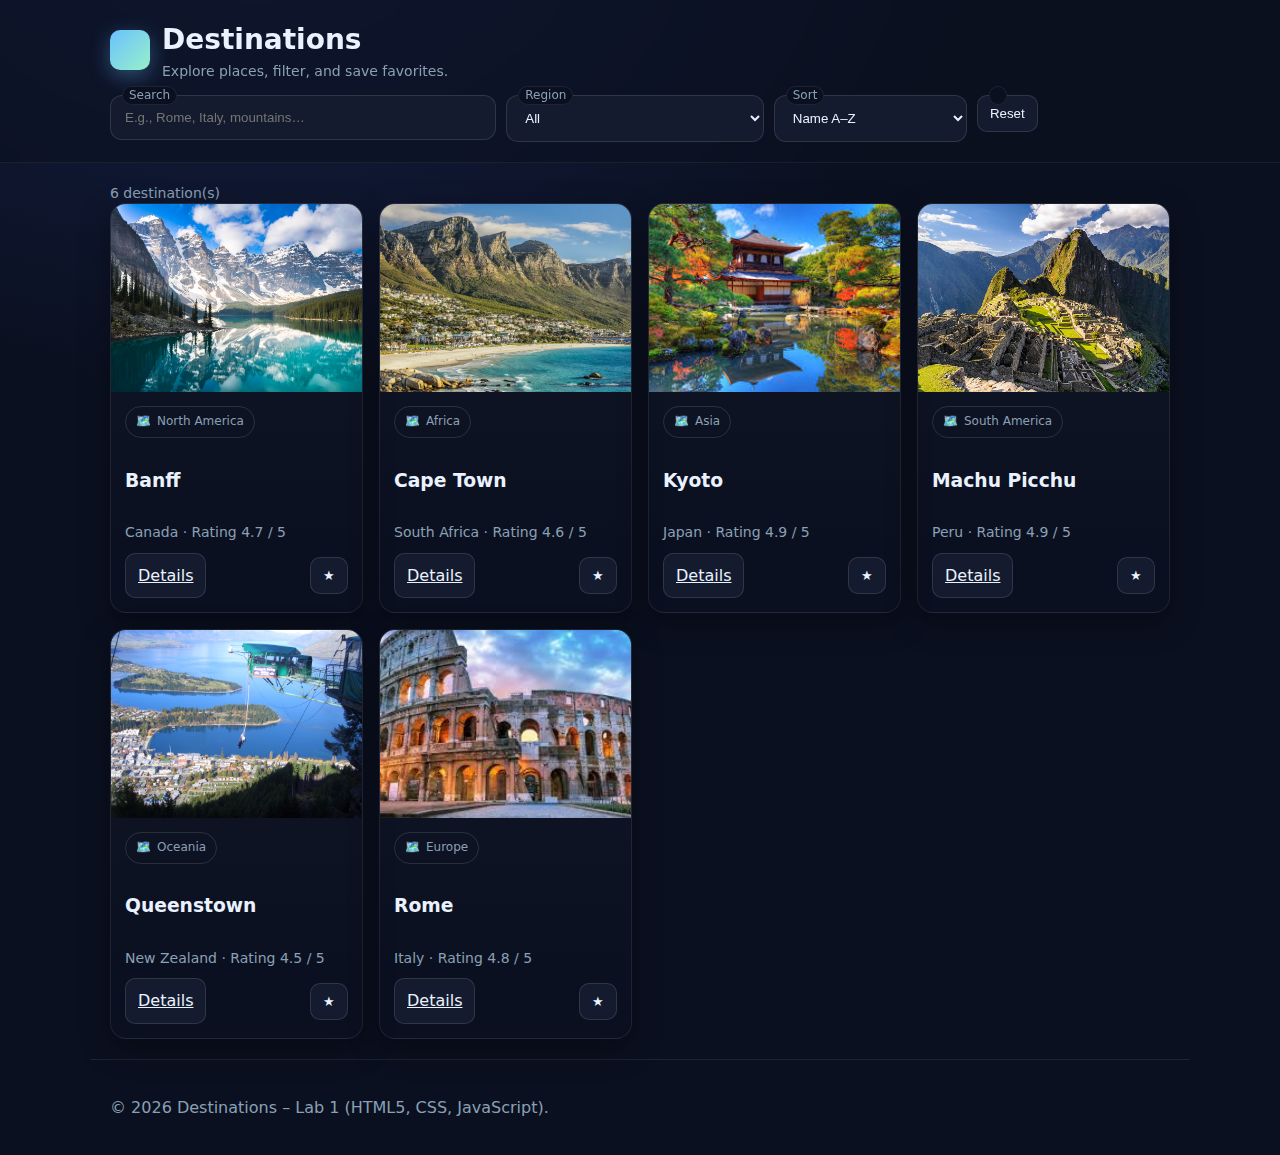
<file: index.html>
<!doctype html>
<html lang="en">

<head>
    <meta charset="utf-8" />
    <meta name="viewport" content="width=device-width, initial-scale=1" />
    <title>Destinations – Simple Travel Guide</title>
    <meta name="description"
        content="A simple HTML5/CSS/JS web app that lists travel destinations with search, filter, sort, details, and favorites." />
    <link rel="icon" href="data:," />
    <link rel="stylesheet" href="css/style.css" />
    <!-- Inline JSON seed as a fallback if fetch fails -->
    <script id="seed-data" type="application/json">
    [
      {"id":"rome","name":"Rome","country":"Italy","region":"Europe","rating":4.8,"img":"assets/rome.jpg","desc":"Ancient history, the Colosseum, and pasta on every corner — perfect for culture lovers.","link":"https://www.rome.net"},
      {"id":"kyoto","name":"Kyoto","country":"Japan","region":"Asia","rating":4.9,"img":"assets/kyoto.jpg","desc":"Temples, teahouses, and cherry blossoms — traditional Japanese charm.","link":"hhttps://kyoto.travel/en/"},
      {"id":"banff","name":"Banff","country":"Canada","region":"North America","rating":4.7,"img":"assets/banff.jpg","desc":"Turquoise lakes and the Canadian Rockies — a dream for hikers.","link":"https://parks.canada.ca/pn-np/ab/banff/visit"},
      {"id":"cape-town","name":"Cape Town","country":"South Africa","region":"Africa","rating":4.6,"img":"assets/capetown.jpg","desc":"Table Mountain, nearby wine regions, and Atlantic breezes — a city close to nature.","link":"https://www.theblondeabroad.com/ultimate-cape-town-travel-guide/"},
      {"id":"machu","name":"Machu Picchu","country":"Peru","region":"South America","rating":4.9,"img":"assets/machupicchu.jpg","desc":"Incan ruins in the cloud forest — one of the world’s most iconic places.","link":"https://www.peruhop.com/machu-picchu/"},
      {"id":"queenstown","name":"Queenstown","country":"New Zealand","region":"Oceania","rating":4.5,"img":"assets/queenstown.jpg","desc":"New Zealand’s adventure capital — bungy, skiing, and lake views.","link":"https://www.queenstownnz.co.nz/plan/queenstown-maps-and-visitor-guides/"}
    ]
    </script>
    <script src="js/app.js" defer></script>
</head>

<body>
    <header role="banner" class="site-header">
        <div class="wrap">
            <div class="brand" aria-label="Brand and page title">
                <div class="logo" aria-hidden="true"></div>
                <div>
                    <h1 class="title">Destinations</h1>
                    <p class="subtitle">Explore places, filter, and save favorites.</p>
                </div>
            </div>

            <form id="controls" class="controls" autocomplete="off" aria-label="Search and filter destinations">
                <div class="control">
                    <label for="q">Search</label>
                    <input id="q" name="q" type="text" placeholder="E.g., Rome, Italy, mountains…"
                        aria-describedby="q-help" />
                    <span id="q-help" class="visually-hidden">Type to filter the list.</span>
                </div>

                <div class="control">
                    <label for="region">Region</label>
                    <select id="region" name="region">
                        <option value="">All</option>
                        <option>Europe</option>
                        <option>Asia</option>
                        <option>North America</option>
                        <option>South America</option>
                        <option>Africa</option>
                        <option>Oceania</option>
                    </select>
                </div>

                <div class="control">
                    <label for="sort">Sort</label>
                    <select id="sort" name="sort">
                        <option value="name-asc">Name A–Z</option>
                        <option value="name-desc">Name Z–A</option>
                        <option value="rating-desc">Rating high → low</option>
                        <option value="rating-asc">Rating low → high</option>
                    </select>
                </div>

                <div class="control">
                    <label for="resetBtn">&nbsp;</label>
                    <button id="resetBtn" type="reset" class="btn" title="Reset search and filters">Reset</button>
                </div>
            </form>
        </div>
    </header>

    <main class="wrap" id="app" role="main">
        <section aria-live="polite" aria-busy="false">
            <p id="count" class="subtitle" aria-atomic="true">Loading…</p>
            <div id="grid" class="grid" role="list"></div>
        </section>
    </main>

    <footer class="wrap site-footer" role="contentinfo">
        <p>© <span id="year"></span> Destinations – Lab 1 (HTML5, CSS, JavaScript).</p>
    </footer>
</body>

</html>
</file>
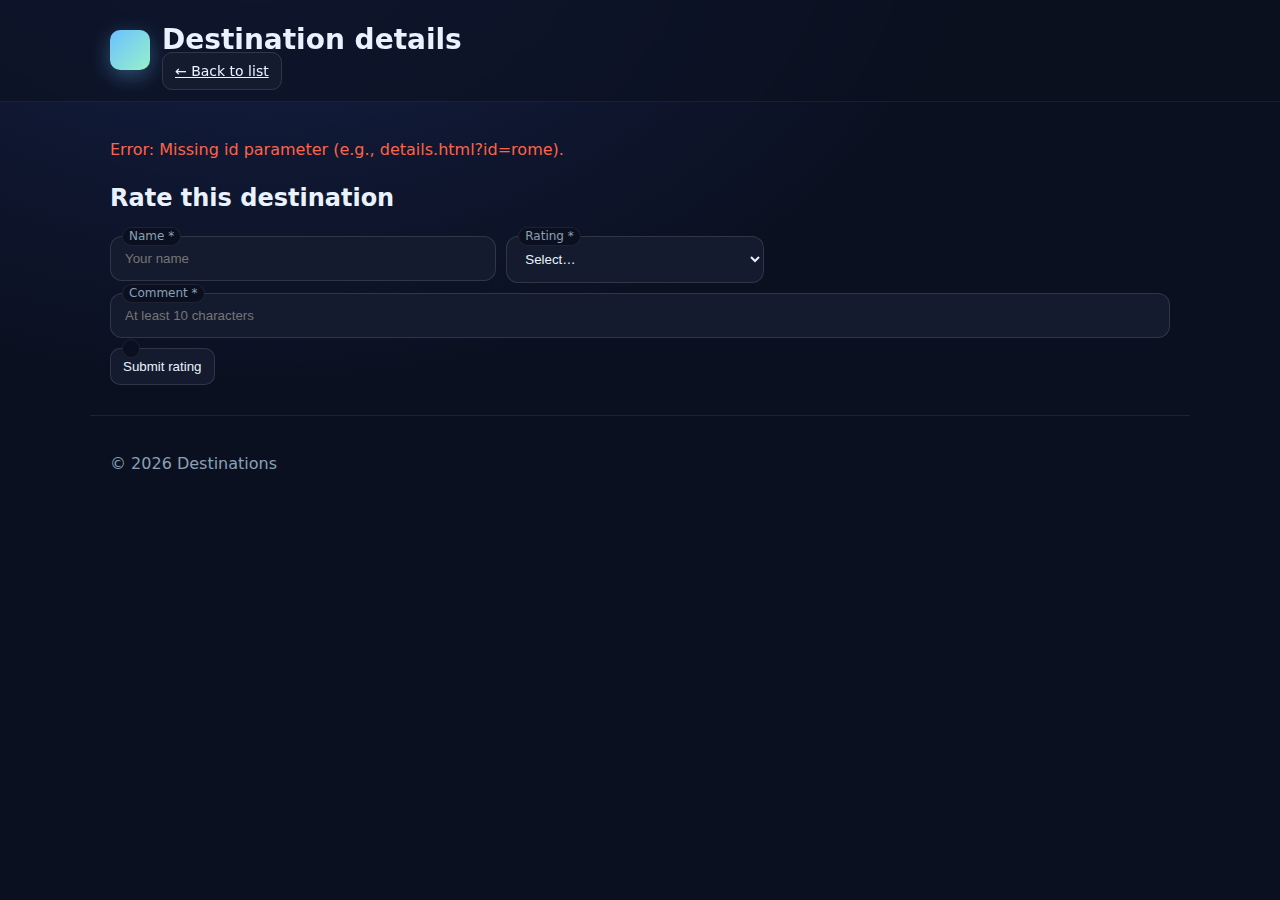
<file: details.html>
<!doctype html>
<html lang="en">

<head>
    <meta charset="utf-8" />
    <meta name="viewport" content="width=device-width,initial-scale=1" />
    <title>Destination details</title>
    <link rel="stylesheet" href="css/style.css" />
    <!-- Inline JSON seed as a fallback if fetch fails -->
    <script id="seed-data" type="application/json">
  [
    {"id":"rome","name":"Rome","country":"Italy","region":"Europe","rating":4.8,"img":"assets/rome.jpg","desc":"Ancient history, the Colosseum, and pasta on every corner — perfect for culture lovers.","link":"https://www.rome.net"},
    {"id":"kyoto","name":"Kyoto","country":"Japan","region":"Asia","rating":4.9,"img":"assets/kyoto.jpg","desc":"Temples, teahouses, and cherry blossoms — traditional Japanese charm.","link":"https://kyoto.travel/en/"},
    {"id":"banff","name":"Banff","country":"Canada","region":"North America","rating":4.7,"img":"assets/banff.jpg","desc":"Turquoise lakes and the Canadian Rockies — a dream for hikers.","link":"https://parks.canada.ca/pn-np/ab/banff/visit"},
    {"id":"cape-town","name":"Cape Town","country":"South Africa","region":"Africa","rating":4.6,"img":"assets/capetown.jpg","desc":"Table Mountain, nearby wine regions, and Atlantic breezes — a city close to nature.","link":"https://www.theblondeabroad.com/ultimate-cape-town-travel-guide/"},
    {"id":"machu","name":"Machu Picchu","country":"Peru","region":"South America","rating":4.9,"img":"assets/machupicchu.jpg","desc":"Incan ruins in the cloud forest — one of the world’s most iconic places.","link":"https://www.peruhop.com/machu-picchu/"},
    {"id":"queenstown","name":"Queenstown","country":"New Zealand","region":"Oceania","rating":4.5,"img":"assets/queenstown.jpg","desc":"New Zealand’s adventure capital — bungy, skiing, and lake views.","link":"https://www.queenstownnz.co.nz/plan/queenstown-maps-and-visitor-guides/"}
  ]
  </script>
    <script src="js/details.js" defer></script>
</head>

<body>
    <header class="site-header">
        <div class="wrap">
            <div class="brand">
                <div class="logo" aria-hidden="true"></div>
                <div>
                    <h1 class="title">Destination details</h1>
                    <p class="subtitle"><a class="btn" href="index.html">← Back to list</a></p>
                </div>
            </div>
        </div>
    </header>

    <main class="wrap" role="main">
        <section id="details">
            <p class="subtitle">Loading…</p>
        </section>

        <section id="rating-section" style="margin-top:20px">
            <h2>Rate this destination</h2>
            <form id="rating-form" class="controls" novalidate>
                <div class="control">
                    <label for="name">Name *</label>
                    <input id="name" name="name" type="text" required minlength="2" placeholder="Your name" />
                </div>
                <div class="control">
                    <label for="rating">Rating *</label>
                    <select id="rating" name="rating" required>
                        <option value="">Select…</option>
                        <option>5</option>
                        <option>4</option>
                        <option>3</option>
                        <option>2</option>
                        <option>1</option>
                    </select>
                </div>
                <div class="control" style="grid-column: 1 / -1">
                    <label for="comment">Comment *</label>
                    <input id="comment" name="comment" type="text" required minlength="10"
                        placeholder="At least 10 characters" />
                </div>
                <div class="control">
                    <label>&nbsp;</label>
                    <button class="btn" type="submit">Submit rating</button>
                </div>
            </form>

            <div id="rating-result" style="margin-top:10px"></div>
        </section>
    </main>

    <footer class="wrap site-footer">
        <p>© <span id="year"></span> Destinations</p>
    </footer>
</body>

</html>
</file>
<file: css/style.css>
/* ==========================
   Base & design tokens
   ========================== */
:root {
    --bg: #0b1020;
    --card: #151b2e;
    --muted: #8aa0b5;
    --text: #eaf2ff;
    --accent: #6bc1ff;
    --accent-2: #98f0c9;
    --ring: rgba(107, 193, 255, 0.35);
    --radius: 16px;
    --shadow: 0 10px 30px rgba(0, 0, 0, 0.35);
}

* {
    box-sizing: border-box;
}

html,
body {
    height: 100%;
}

body {
    margin: 0;
    font-family: system-ui, -apple-system, Segoe UI, Roboto, Inter, Arial, sans-serif;
    line-height: 1.45;
    color: var(--text);
    background:
        radial-gradient(1200px 800px at 20% -10%, #142046 0, #0b1020 60%),
        radial-gradient(1200px 800px at 120% -10%, #11352b 0, #0b1020 60%),
        var(--bg);
    background-attachment: fixed;
}

/* Accessibility helper */
.visually-hidden {
    position: absolute !important;
    height: 1px;
    width: 1px;
    overflow: hidden;
    clip: rect(1px, 1px, 1px, 1px);
    white-space: nowrap;
    clip-path: inset(50%);
}

/* Layout */
.site-header {
    position: sticky;
    top: 0;
    z-index: 10;
    backdrop-filter: blur(8px);
    background: rgba(11, 16, 32, 0.6);
    border-bottom: 1px solid rgba(255, 255, 255, 0.06);
}

.wrap {
    max-width: 1100px;
    margin: 0 auto;
    padding: 20px;
}

.brand {
    display: flex;
    align-items: center;
    gap: 12px;
}

.logo {
    width: 40px;
    height: 40px;
    border-radius: 10px;
    background: linear-gradient(135deg, var(--accent), var(--accent-2));
    box-shadow: 0 6px 20px var(--ring);
}

.title {
    font-weight: 700;
    font-size: clamp(20px, 3vw, 28px);
    margin: 0;
}

.subtitle {
    color: var(--muted);
    font-size: 14px;
    margin: 0;
}

.controls {
    margin-top: 14px;
    display: grid;
    grid-template-columns: 1fr;
    gap: 10px;
}

@media (min-width: 720px) {
    .controls {
        grid-template-columns: 1.2fr 0.8fr 0.6fr 0.6fr;
    }
}

.control {
    position: relative;
}

.control label {
    position: absolute;
    left: 12px;
    top: -9px;
    padding: 0 6px;
    font-size: 12px;
    color: var(--muted);
    background: var(--bg);
    border-radius: 999px;
    border: 1px solid rgba(255, 255, 255, 0.08);
}

.control input[type="text"],
.control select {
    width: 100%;
    padding: 14px 14px;
    border-radius: 12px;
    border: 1px solid rgba(255, 255, 255, 0.12);
    background: var(--card);
    color: var(--text);
    outline: none;
    box-shadow: 0 0 0 0 var(--ring);
    transition: box-shadow 0.2s, border-color 0.2s;
}

.control input[type="text"]:focus,
.control select:focus {
    border-color: var(--accent);
    box-shadow: 0 0 0 6px var(--ring);
}

main {
    padding: 26px 20px 40px;
}

.grid {
    display: grid;
    gap: 16px;
    grid-template-columns: repeat(auto-fit, minmax(240px, 1fr));
}

.card {
    background: linear-gradient(180deg, rgba(255, 255, 255, 0.03), rgba(255, 255, 255, 0));
    border: 1px solid rgba(255, 255, 255, 0.08);
    border-radius: var(--radius);
    overflow: hidden;
    box-shadow: var(--shadow);
    transition: transform 0.15s ease, border-color 0.2s;
}

.card:hover {
    transform: translateY(-2px);
    border-color: rgba(255, 255, 255, 0.18);
}

.thumb {
    aspect-ratio: 4 / 3;
    width: 100%;
    object-fit: cover;
    display: block;
    background: #0f152f;
}

.card-body {
    padding: 14px;
    display: grid;
    gap: 10px;
}

.pill {
    display: inline-flex;
    align-items: center;
    gap: 6px;
    padding: 6px 10px;
    border-radius: 999px;
    border: 1px solid rgba(255, 255, 255, 0.12);
    color: var(--muted);
    font-size: 12px;
    width: fit-content;
}

.actions {
    display: flex;
    align-items: center;
    justify-content: space-between;
    gap: 8px;
}

button,
.btn {
    appearance: none;
    border: 1px solid rgba(255, 255, 255, 0.12);
    background: var(--card);
    color: var(--text);
    padding: 10px 12px;
    border-radius: 10px;
    cursor: pointer;
    transition: transform 0.05s ease, border-color 0.2s;
}

button:hover,
.btn:hover {
    border-color: rgba(255, 255, 255, 0.24);
}

button:active {
    transform: translateY(1px);
}

.fav[aria-pressed="true"] {
    border-color: var(--accent);
    box-shadow: 0 0 0 4px var(--ring);
}

.site-footer {
    border-top: 1px solid rgba(255, 255, 255, 0.08);
    color: var(--muted);
}

/* Visible focus for accessibility */
a:focus-visible,
button:focus-visible,
select:focus-visible,
input:focus-visible {
    outline: 3px solid var(--accent);
    outline-offset: 2px;
}
</file>
